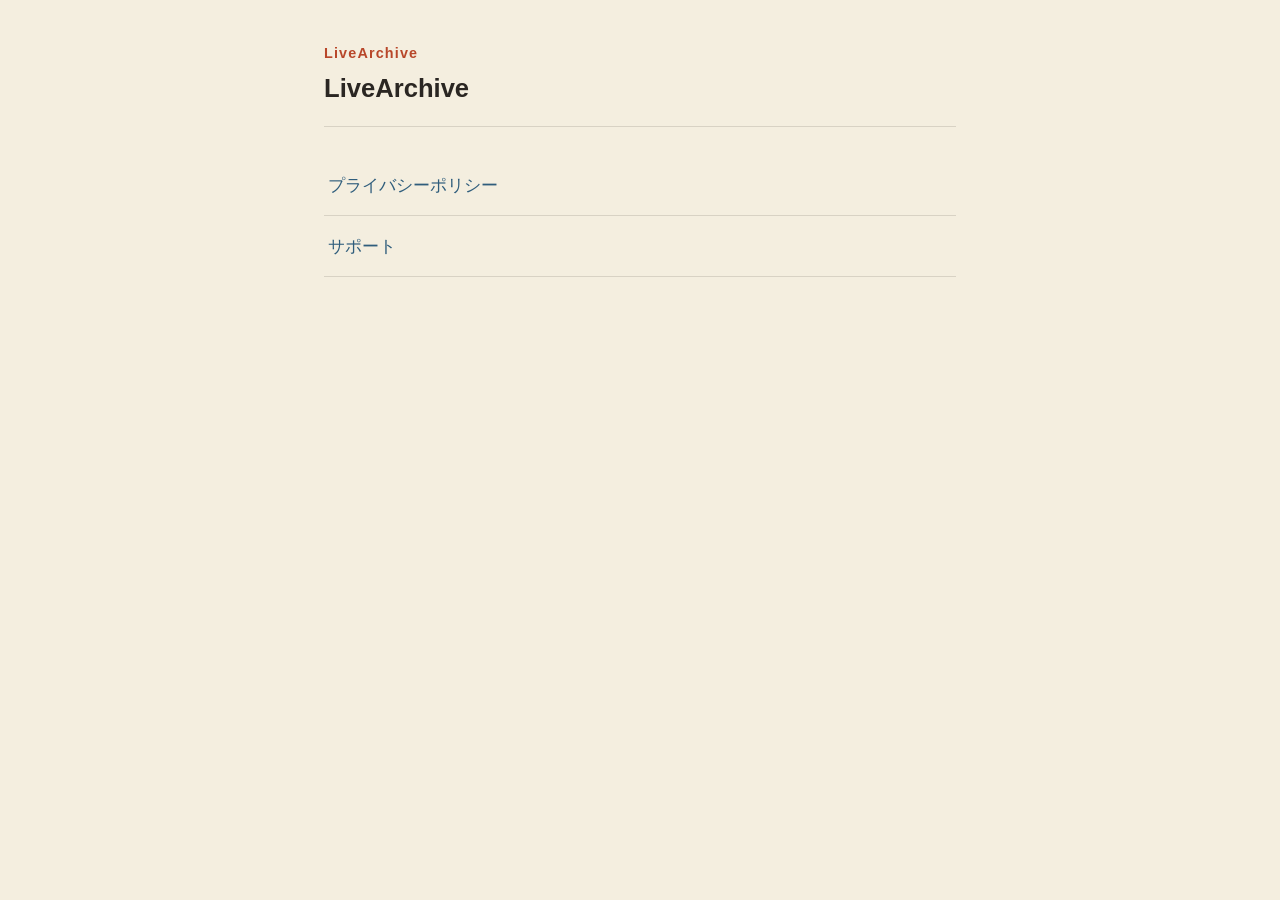
<file: index.html>
<!DOCTYPE html>
<html lang="ja">
<head>
  <meta charset="utf-8">
  <meta name="viewport" content="width=device-width, initial-scale=1">
  <meta name="robots" content="index,follow">
  <title>LiveArchive</title>
  <meta name="description" content="iOSアプリ「LiveArchive」のプライバシーポリシーとサポートのページです。">
  <link rel="stylesheet" href="style.css">
</head>
<body>
  <div class="page">
    <header class="site-header">
      <p class="app-name">LiveArchive</p>
      <h1>LiveArchive</h1>
    </header>

    <main>
      <ul class="link-list">
        <li><a href="privacy/">プライバシーポリシー</a></li>
        <li><a href="support/">サポート</a></li>
      </ul>
    </main>
  </div>
</body>
</html>
</file>
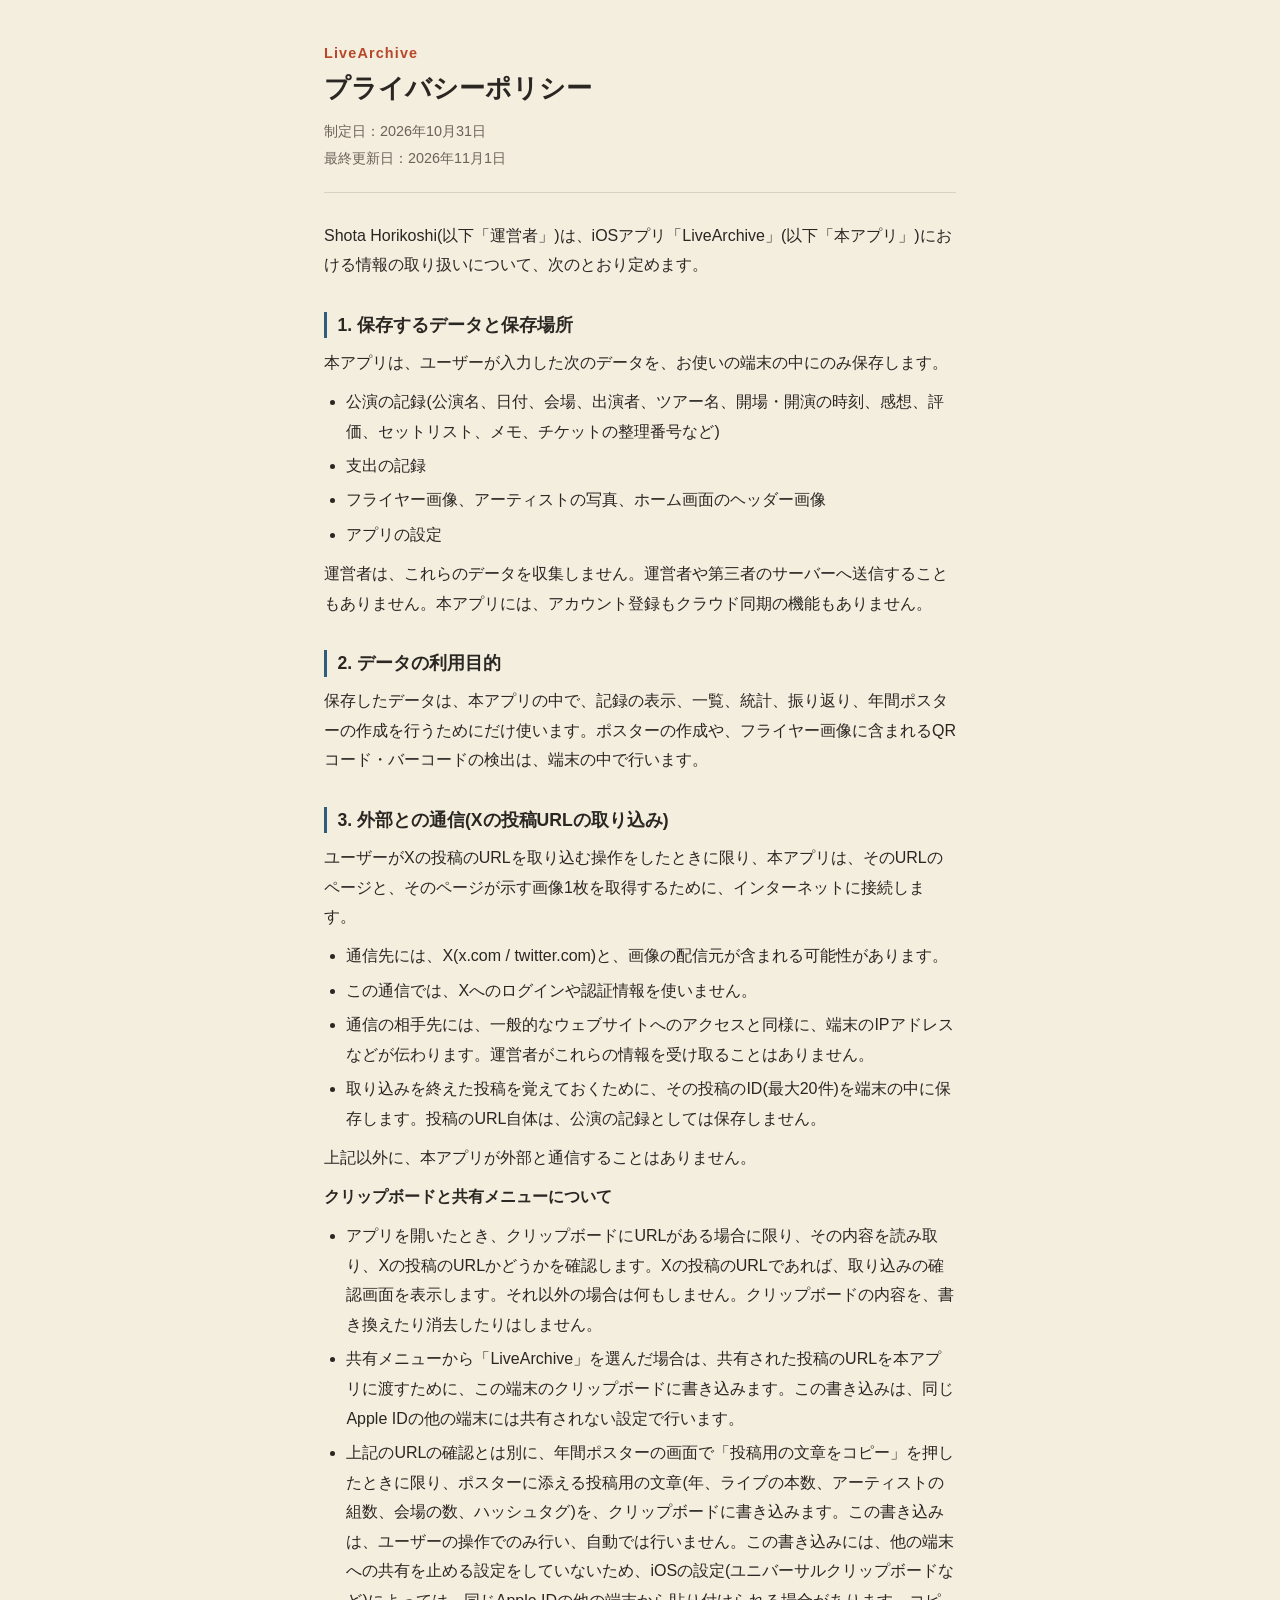
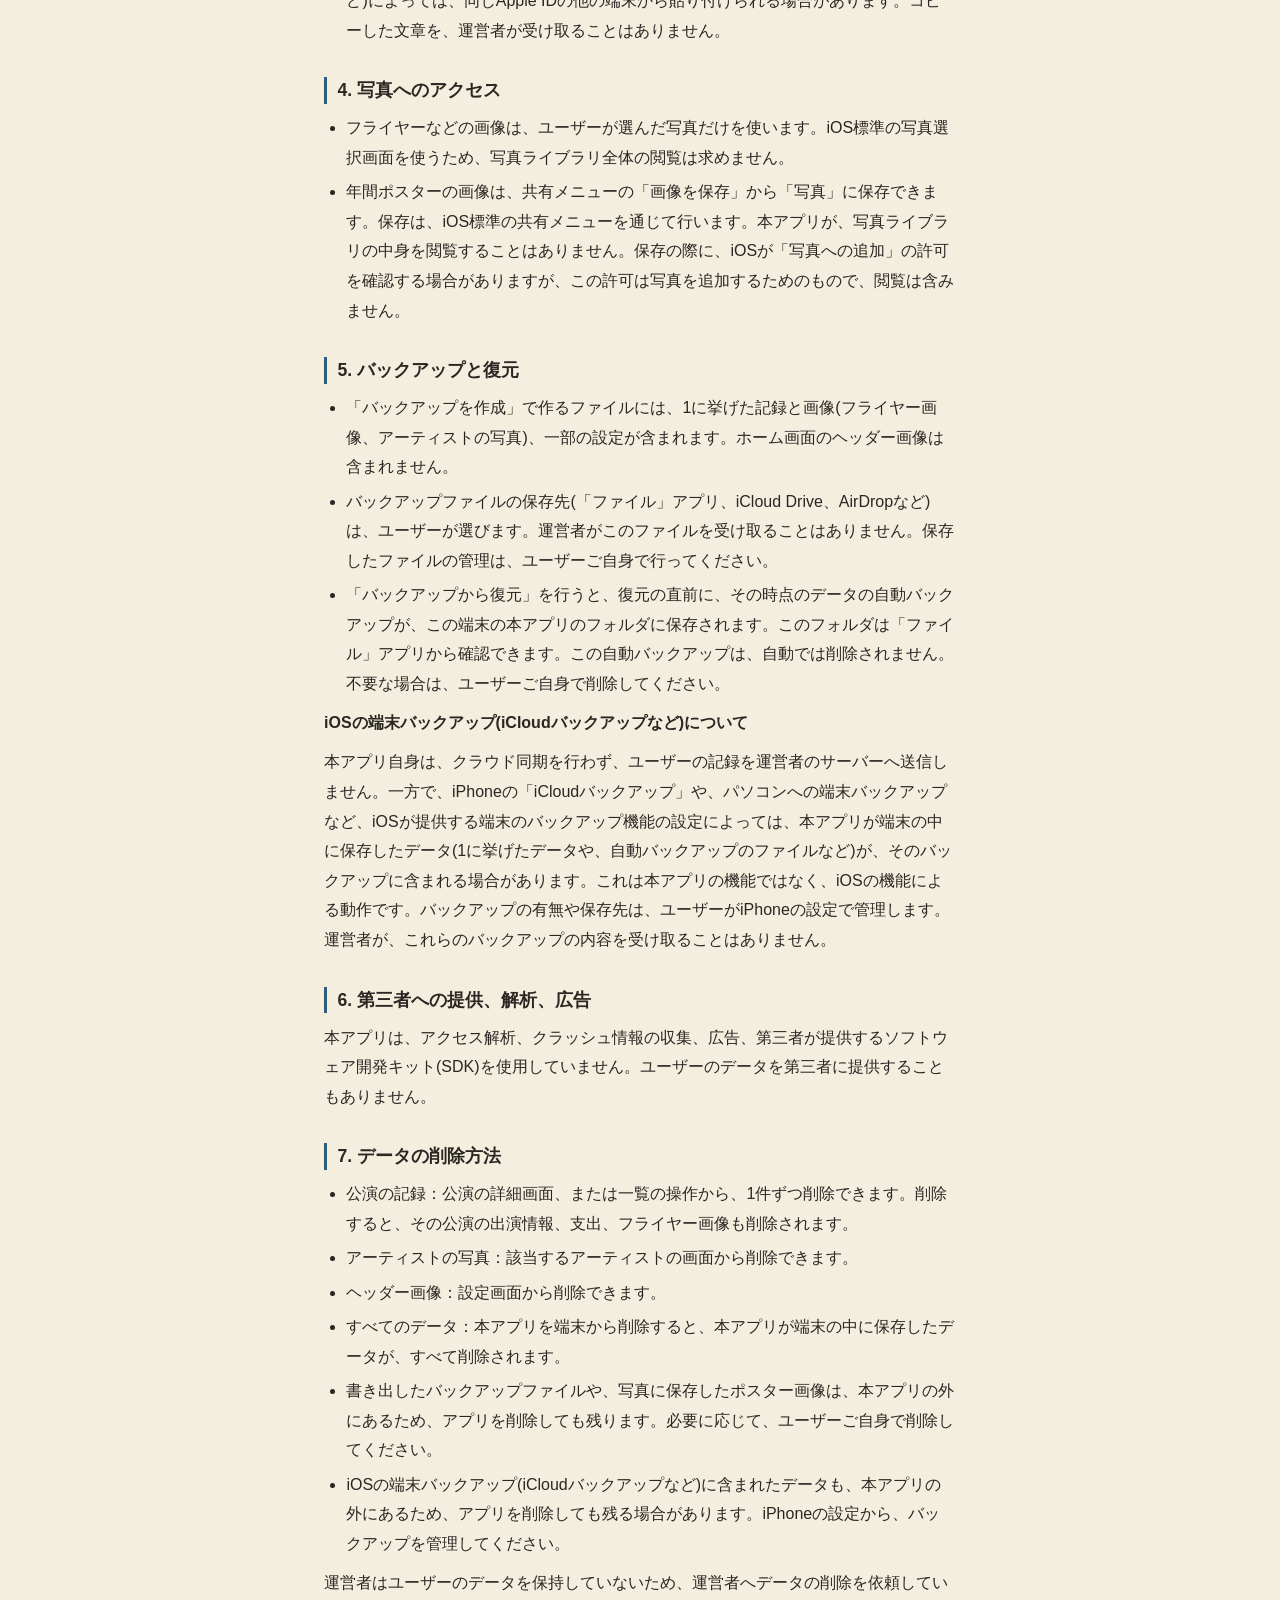
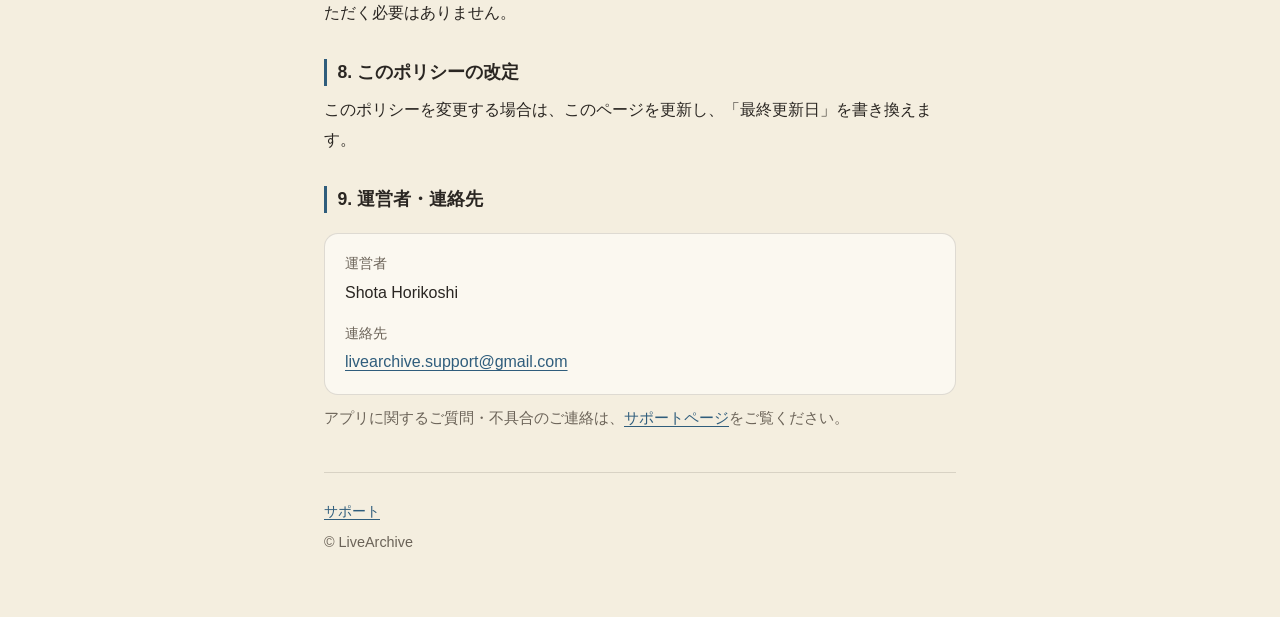
<file: privacy/index.html>
<!DOCTYPE html>
<html lang="ja">
<head>
  <meta charset="utf-8">
  <meta name="viewport" content="width=device-width, initial-scale=1">
  <meta name="robots" content="index,follow">
  <title>プライバシーポリシー | LiveArchive</title>
  <meta name="description" content="iOSアプリ「LiveArchive」のプライバシーポリシーです。">
  <link rel="stylesheet" href="../style.css">
</head>
<body>
  <div class="page">
    <header class="site-header">
      <p class="app-name">LiveArchive</p>
      <h1>プライバシーポリシー</h1>
      <p class="meta">
        制定日：2026年10月31日<br>
        最終更新日：2026年11月1日
      </p>
    </header>

    <main>
      <p>Shota Horikoshi(以下「運営者」)は、iOSアプリ「LiveArchive」(以下「本アプリ」)における情報の取り扱いについて、次のとおり定めます。</p>

      <section>
        <h2>1. 保存するデータと保存場所</h2>
        <p>本アプリは、ユーザーが入力した次のデータを、お使いの端末の中にのみ保存します。</p>
        <ul>
          <li>公演の記録(公演名、日付、会場、出演者、ツアー名、開場・開演の時刻、感想、評価、セットリスト、メモ、チケットの整理番号など)</li>
          <li>支出の記録</li>
          <li>フライヤー画像、アーティストの写真、ホーム画面のヘッダー画像</li>
          <li>アプリの設定</li>
        </ul>
        <p>運営者は、これらのデータを収集しません。運営者や第三者のサーバーへ送信することもありません。本アプリには、アカウント登録もクラウド同期の機能もありません。</p>
      </section>

      <section>
        <h2>2. データの利用目的</h2>
        <p>保存したデータは、本アプリの中で、記録の表示、一覧、統計、振り返り、年間ポスターの作成を行うためにだけ使います。ポスターの作成や、フライヤー画像に含まれるQRコード・バーコードの検出は、端末の中で行います。</p>
      </section>

      <section>
        <h2>3. 外部との通信(Xの投稿URLの取り込み)</h2>
        <p>ユーザーがXの投稿のURLを取り込む操作をしたときに限り、本アプリは、そのURLのページと、そのページが示す画像1枚を取得するために、インターネットに接続します。</p>
        <ul>
          <li>通信先には、X(x.com / twitter.com)と、画像の配信元が含まれる可能性があります。</li>
          <li>この通信では、Xへのログインや認証情報を使いません。</li>
          <li>通信の相手先には、一般的なウェブサイトへのアクセスと同様に、端末のIPアドレスなどが伝わります。運営者がこれらの情報を受け取ることはありません。</li>
          <li>取り込みを終えた投稿を覚えておくために、その投稿のID(最大20件)を端末の中に保存します。投稿のURL自体は、公演の記録としては保存しません。</li>
        </ul>
        <p>上記以外に、本アプリが外部と通信することはありません。</p>
        <p><strong>クリップボードと共有メニューについて</strong></p>
        <ul>
          <li>アプリを開いたとき、クリップボードにURLがある場合に限り、その内容を読み取り、Xの投稿のURLかどうかを確認します。Xの投稿のURLであれば、取り込みの確認画面を表示します。それ以外の場合は何もしません。クリップボードの内容を、書き換えたり消去したりはしません。</li>
          <li>共有メニューから「LiveArchive」を選んだ場合は、共有された投稿のURLを本アプリに渡すために、この端末のクリップボードに書き込みます。この書き込みは、同じApple IDの他の端末には共有されない設定で行います。</li>
          <li>上記のURLの確認とは別に、年間ポスターの画面で「投稿用の文章をコピー」を押したときに限り、ポスターに添える投稿用の文章(年、ライブの本数、アーティストの組数、会場の数、ハッシュタグ)を、クリップボードに書き込みます。この書き込みは、ユーザーの操作でのみ行い、自動では行いません。この書き込みには、他の端末への共有を止める設定をしていないため、iOSの設定(ユニバーサルクリップボードなど)によっては、同じApple IDの他の端末から貼り付けられる場合があります。コピーした文章を、運営者が受け取ることはありません。</li>
        </ul>
      </section>

      <section>
        <h2>4. 写真へのアクセス</h2>
        <ul>
          <li>フライヤーなどの画像は、ユーザーが選んだ写真だけを使います。iOS標準の写真選択画面を使うため、写真ライブラリ全体の閲覧は求めません。</li>
          <li>年間ポスターの画像は、共有メニューの「画像を保存」から「写真」に保存できます。保存は、iOS標準の共有メニューを通じて行います。本アプリが、写真ライブラリの中身を閲覧することはありません。保存の際に、iOSが「写真への追加」の許可を確認する場合がありますが、この許可は写真を追加するためのもので、閲覧は含みません。</li>
        </ul>
      </section>

      <section>
        <h2>5. バックアップと復元</h2>
        <ul>
          <li>「バックアップを作成」で作るファイルには、1に挙げた記録と画像(フライヤー画像、アーティストの写真)、一部の設定が含まれます。ホーム画面のヘッダー画像は含まれません。</li>
          <li>バックアップファイルの保存先(「ファイル」アプリ、iCloud Drive、AirDropなど)は、ユーザーが選びます。運営者がこのファイルを受け取ることはありません。保存したファイルの管理は、ユーザーご自身で行ってください。</li>
          <li>「バックアップから復元」を行うと、復元の直前に、その時点のデータの自動バックアップが、この端末の本アプリのフォルダに保存されます。このフォルダは「ファイル」アプリから確認できます。この自動バックアップは、自動では削除されません。不要な場合は、ユーザーご自身で削除してください。</li>
        </ul>
        <p><strong>iOSの端末バックアップ(iCloudバックアップなど)について</strong></p>
        <p>本アプリ自身は、クラウド同期を行わず、ユーザーの記録を運営者のサーバーへ送信しません。一方で、iPhoneの「iCloudバックアップ」や、パソコンへの端末バックアップなど、iOSが提供する端末のバックアップ機能の設定によっては、本アプリが端末の中に保存したデータ(1に挙げたデータや、自動バックアップのファイルなど)が、そのバックアップに含まれる場合があります。これは本アプリの機能ではなく、iOSの機能による動作です。バックアップの有無や保存先は、ユーザーがiPhoneの設定で管理します。運営者が、これらのバックアップの内容を受け取ることはありません。</p>
      </section>

      <section>
        <h2>6. 第三者への提供、解析、広告</h2>
        <p>本アプリは、アクセス解析、クラッシュ情報の収集、広告、第三者が提供するソフトウェア開発キット(SDK)を使用していません。ユーザーのデータを第三者に提供することもありません。</p>
      </section>

      <section>
        <h2>7. データの削除方法</h2>
        <ul>
          <li>公演の記録：公演の詳細画面、または一覧の操作から、1件ずつ削除できます。削除すると、その公演の出演情報、支出、フライヤー画像も削除されます。</li>
          <li>アーティストの写真：該当するアーティストの画面から削除できます。</li>
          <li>ヘッダー画像：設定画面から削除できます。</li>
          <li>すべてのデータ：本アプリを端末から削除すると、本アプリが端末の中に保存したデータが、すべて削除されます。</li>
          <li>書き出したバックアップファイルや、写真に保存したポスター画像は、本アプリの外にあるため、アプリを削除しても残ります。必要に応じて、ユーザーご自身で削除してください。</li>
          <li>iOSの端末バックアップ(iCloudバックアップなど)に含まれたデータも、本アプリの外にあるため、アプリを削除しても残る場合があります。iPhoneの設定から、バックアップを管理してください。</li>
        </ul>
        <p>運営者はユーザーのデータを保持していないため、運営者へデータの削除を依頼していただく必要はありません。</p>
      </section>

      <section>
        <h2>8. このポリシーの改定</h2>
        <p>このポリシーを変更する場合は、このページを更新し、「最終更新日」を書き換えます。</p>
      </section>

      <section>
        <h2>9. 運営者・連絡先</h2>
        <div class="card">
          <dl>
            <dt>運営者</dt>
            <dd>Shota Horikoshi</dd>
            <dt>連絡先</dt>
            <dd><a href="mailto:livearchive.support@gmail.com">livearchive.support@gmail.com</a></dd>
          </dl>
        </div>
        <p class="note">アプリに関するご質問・不具合のご連絡は、<a href="../support/">サポートページ</a>をご覧ください。</p>
      </section>
    </main>

    <footer class="site-footer">
      <p><a href="../support/">サポート</a></p>
      <p>© LiveArchive</p>
    </footer>
  </div>
</body>
</html>
</file>
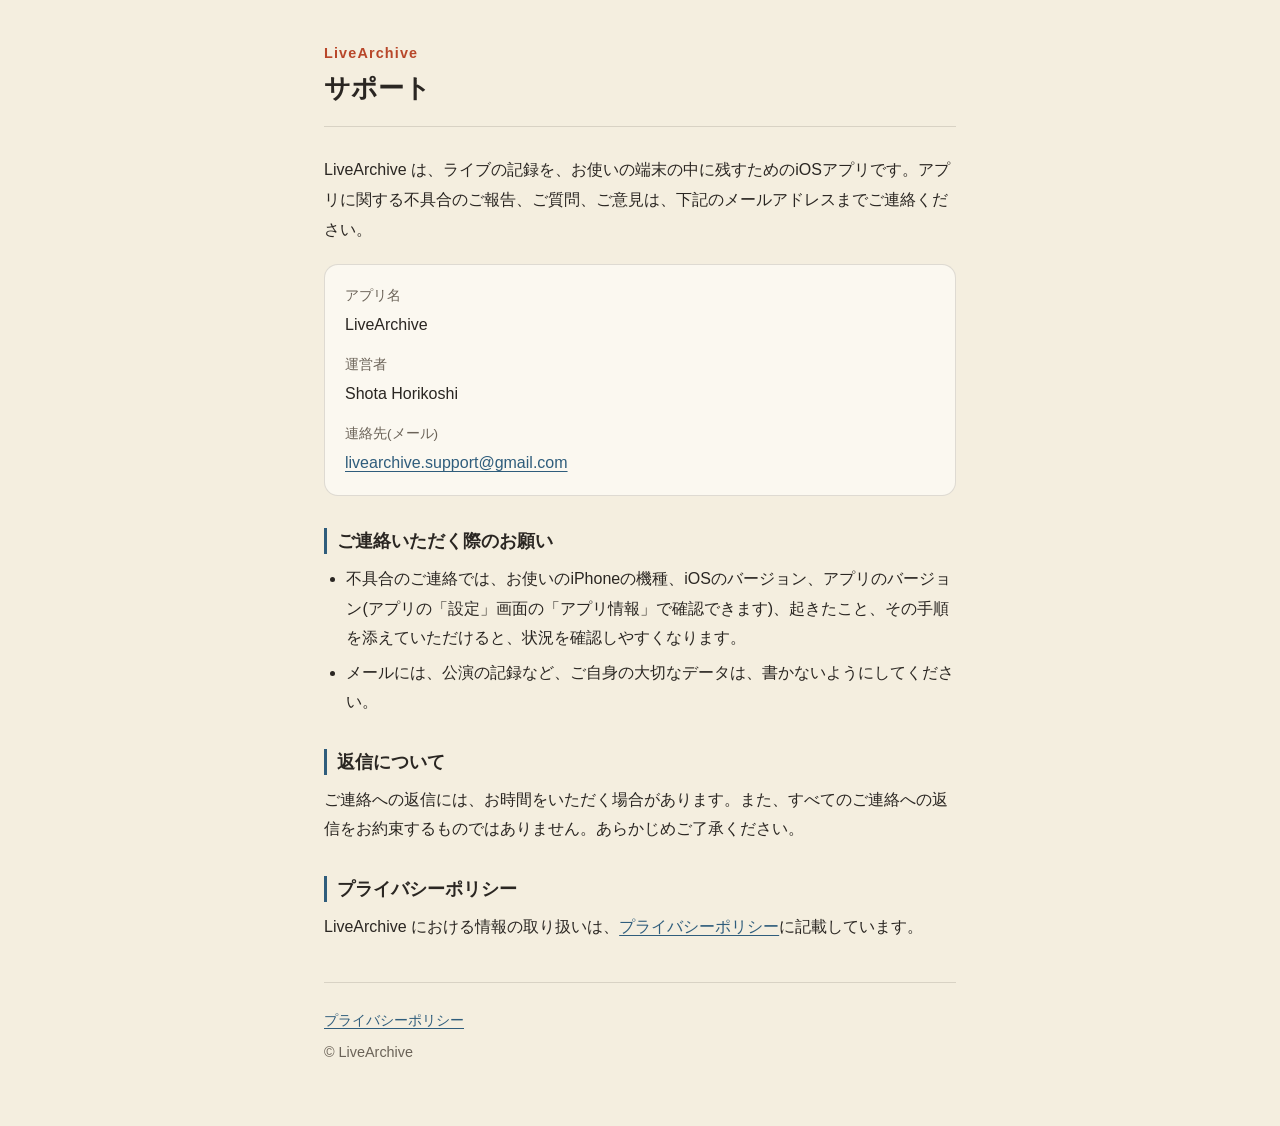
<file: support/index.html>
<!DOCTYPE html>
<html lang="ja">
<head>
  <meta charset="utf-8">
  <meta name="viewport" content="width=device-width, initial-scale=1">
  <meta name="robots" content="index,follow">
  <title>サポート | LiveArchive</title>
  <meta name="description" content="iOSアプリ「LiveArchive」のサポートページです。ご質問・不具合のご連絡先を掲載しています。">
  <link rel="stylesheet" href="../style.css">
</head>
<body>
  <div class="page">
    <header class="site-header">
      <p class="app-name">LiveArchive</p>
      <h1>サポート</h1>
    </header>

    <main>
      <p>LiveArchive は、ライブの記録を、お使いの端末の中に残すためのiOSアプリです。アプリに関する不具合のご報告、ご質問、ご意見は、下記のメールアドレスまでご連絡ください。</p>

      <div class="card">
        <dl>
          <dt>アプリ名</dt>
          <dd>LiveArchive</dd>
          <dt>運営者</dt>
          <dd>Shota Horikoshi</dd>
          <dt>連絡先(メール)</dt>
          <dd><a href="mailto:livearchive.support@gmail.com">livearchive.support@gmail.com</a></dd>
        </dl>
      </div>

      <section>
        <h2>ご連絡いただく際のお願い</h2>
        <ul>
          <li>不具合のご連絡では、お使いのiPhoneの機種、iOSのバージョン、アプリのバージョン(アプリの「設定」画面の「アプリ情報」で確認できます)、起きたこと、その手順を添えていただけると、状況を確認しやすくなります。</li>
          <li>メールには、公演の記録など、ご自身の大切なデータは、書かないようにしてください。</li>
        </ul>
      </section>

      <section>
        <h2>返信について</h2>
        <p>ご連絡への返信には、お時間をいただく場合があります。また、すべてのご連絡への返信をお約束するものではありません。あらかじめご了承ください。</p>
      </section>

      <section>
        <h2>プライバシーポリシー</h2>
        <p>LiveArchive における情報の取り扱いは、<a href="../privacy/">プライバシーポリシー</a>に記載しています。</p>
      </section>
    </main>

    <footer class="site-footer">
      <p><a href="../privacy/">プライバシーポリシー</a></p>
      <p>© LiveArchive</p>
    </footer>
  </div>
</body>
</html>
</file>
<file: style.css>
/* LiveArchive 公開ページ共通スタイル。JavaScript・外部ライブラリ・外部フォントは使わない。
   配色はアプリの落ち着いた色(生成り・ネイビー・テラコッタ)に合わせる。 */
:root {
  --ground: #f4eedf;
  --card: #fbf8f0;
  --ink: #2a2622;
  --muted: #6b6358;
  --line: rgba(42, 38, 34, 0.14);
  --navy: #2f5d7c;
  --terracotta: #b8472a;
  color-scheme: light dark;
}

@media (prefers-color-scheme: dark) {
  :root {
    --ground: #1b1917;
    --card: #262320;
    --ink: #ede6d6;
    --muted: #a39b8e;
    --line: rgba(237, 230, 214, 0.16);
    --navy: #7fb0cf;
    --terracotta: #e27a57;
  }
}

* {
  box-sizing: border-box;
}

html {
  -webkit-text-size-adjust: 100%;
}

body {
  margin: 0;
  background: var(--ground);
  color: var(--ink);
  font-family: -apple-system, BlinkMacSystemFont, "Hiragino Sans", "Hiragino Kaku Gothic ProN", "Yu Gothic", "Noto Sans JP", sans-serif;
  font-size: 1rem;
  line-height: 1.85;
}

.page {
  max-width: 42rem;
  margin: 0 auto;
  padding: 2.5rem 1.25rem 3.5rem;
}

.site-header {
  padding-bottom: 1.25rem;
  margin-bottom: 1.75rem;
  border-bottom: 1px solid var(--line);
}

.app-name {
  margin: 0 0 0.25rem;
  font-size: 0.9rem;
  letter-spacing: 0.08em;
  color: var(--terracotta);
  font-weight: 600;
}

h1 {
  margin: 0;
  font-size: 1.6rem;
  line-height: 1.4;
  font-weight: 600;
}

.meta {
  margin: 0.75rem 0 0;
  font-size: 0.9rem;
  color: var(--muted);
}

main > p:first-child {
  margin-top: 0;
}

section {
  margin-top: 2rem;
}

h2 {
  margin: 0 0 0.5rem;
  padding-left: 0.65rem;
  border-left: 3px solid var(--navy);
  font-size: 1.1rem;
  line-height: 1.5;
  font-weight: 600;
}

p {
  margin: 0.6rem 0;
}

ul {
  margin: 0.6rem 0;
  padding-left: 1.4rem;
}

li {
  margin: 0.3rem 0;
}

a {
  color: var(--navy);
  text-underline-offset: 0.2em;
}

a:focus-visible {
  outline: 2px solid var(--terracotta);
  outline-offset: 2px;
}

.card {
  margin-top: 1.25rem;
  padding: 1.1rem 1.25rem;
  background: var(--card);
  border: 1px solid var(--line);
  border-radius: 14px;
}

.card dl {
  margin: 0;
}

.card dt {
  margin-top: 0.8rem;
  font-size: 0.85rem;
  color: var(--muted);
}

.card dt:first-child {
  margin-top: 0;
}

.card dd {
  margin: 0.1rem 0 0;
  overflow-wrap: anywhere;
}

.note {
  color: var(--muted);
  font-size: 0.92rem;
}

/* 公開前に必ず埋める箇所。公開前チェックで、この表示が残っていないことを確認する。 */
.todo {
  background: rgba(184, 71, 42, 0.16);
  color: inherit;
  padding: 0 0.2em;
  border-radius: 3px;
}

.site-footer {
  margin-top: 2.5rem;
  padding-top: 1.25rem;
  border-top: 1px solid var(--line);
  font-size: 0.9rem;
  color: var(--muted);
}

.site-footer p {
  margin: 0.3rem 0;
}

/* トップページ: リンクだけの一覧 */
.link-list {
  list-style: none;
  margin: 0;
  padding: 0;
}

.link-list li {
  margin: 0;
  border-bottom: 1px solid var(--line);
}

.link-list a {
  display: block;
  padding: 0.9rem 0.25rem;
  font-size: 1.05rem;
  text-decoration: none;
}
</file>
